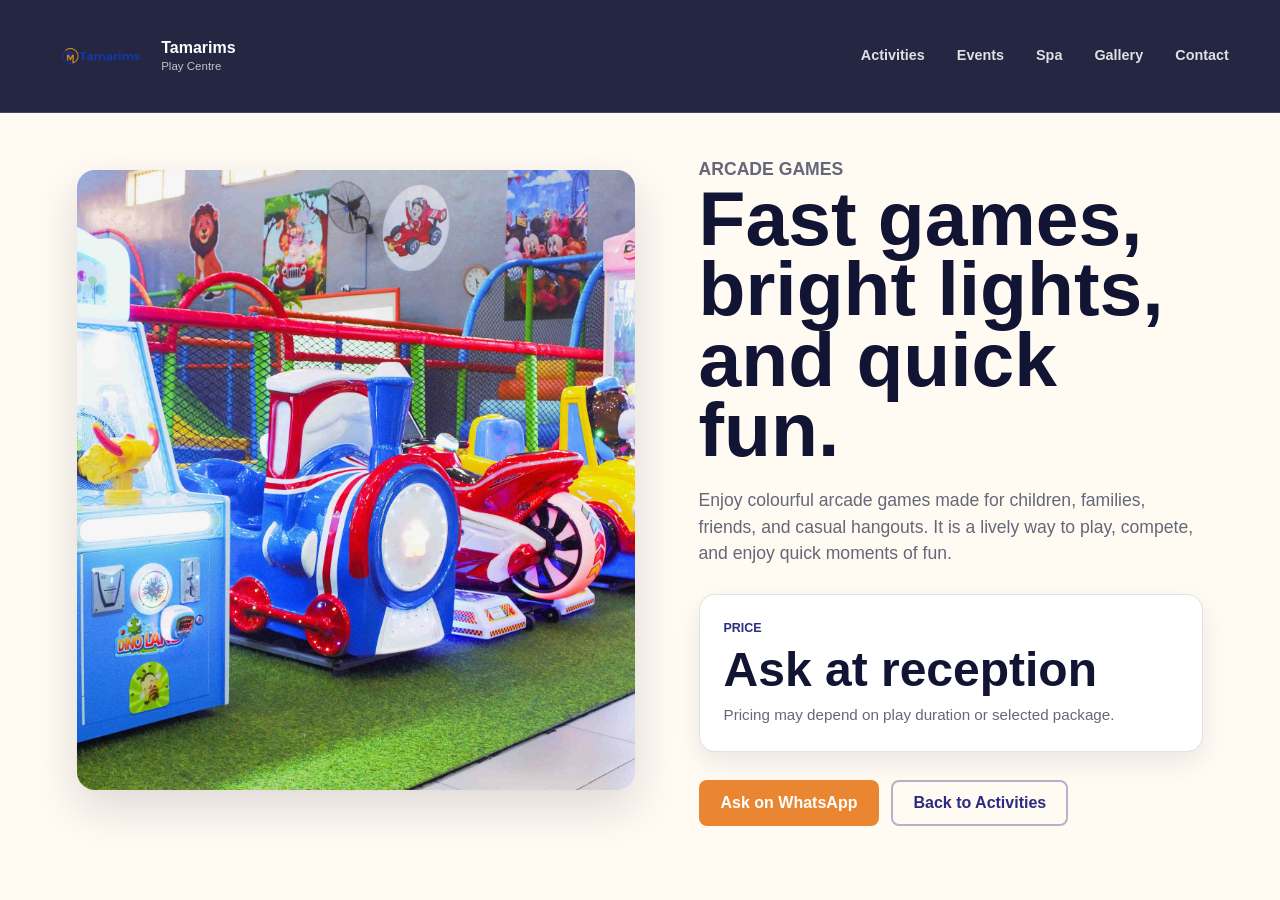
<file: arcade.html>
<!doctype html>
<html lang="en">
  <head>
    <meta charset="utf-8" />
    <meta name="viewport" content="width=device-width, initial-scale=1" />
    <title><title>Arcade Games | Tamarims Play Centre</title></title>
   <meta
  name="description"
  content="Enjoy colourful arcade games at Tamarims Play Centre in Awoyaya, Ibeju-Lekki."
/>
    <link rel="stylesheet" href="styles.css" />
  </head>

  <body>
    <header class="site-header inner-header" aria-label="Primary navigation">
      <a class="brand" href="index.html" aria-label="Tamarims home">
        <img class="brand-logo" src="assets/logo.png" alt="Tamarims Play Centre logo" />
        <span>
          <strong>Tamarims</strong>
          <small>Play Centre</small>
        </span>
      </a>

      <nav class="nav-links">
        <a href="index.html#activities">Activities</a>
        <a href="index.html#events">Events</a>
        <a href="index.html#spa">Spa</a>
        <a href="index.html#gallery">Gallery</a>
        <a href="index.html#contact">Contact</a>
      </nav>
    </header>

    <main class="activity-page">
      <section class="activity-detail-hero">
        <img src="assets/activity-arcade.jpg" alt="Arcade games at Tamarims Play Centre" />

        <div class="activity-detail-content">
          <p class="eyebrow">Arcade Games</p>
         <h1>Fast games, bright lights, and quick fun.</h1>
<p>
  Enjoy colourful arcade games made for children, families, friends, and casual hangouts.
  It is a lively way to play, compete, and enjoy quick moments of fun.
</p>
          <div class="price-box">
            <span>Price</span>
            <strong>Ask at reception</strong>
            <small>Pricing may depend on play duration or selected package.</small>
          </div>

          <div class="hero-actions">
            <a class="button primary" href="https://wa.me/2348067070234">Ask on WhatsApp</a>
            <a class="button secondary" href="index.html#activities">Back to Activities</a>
          </div>
        </div>
      </section>
    </main>
  </body>
</html>
</file>
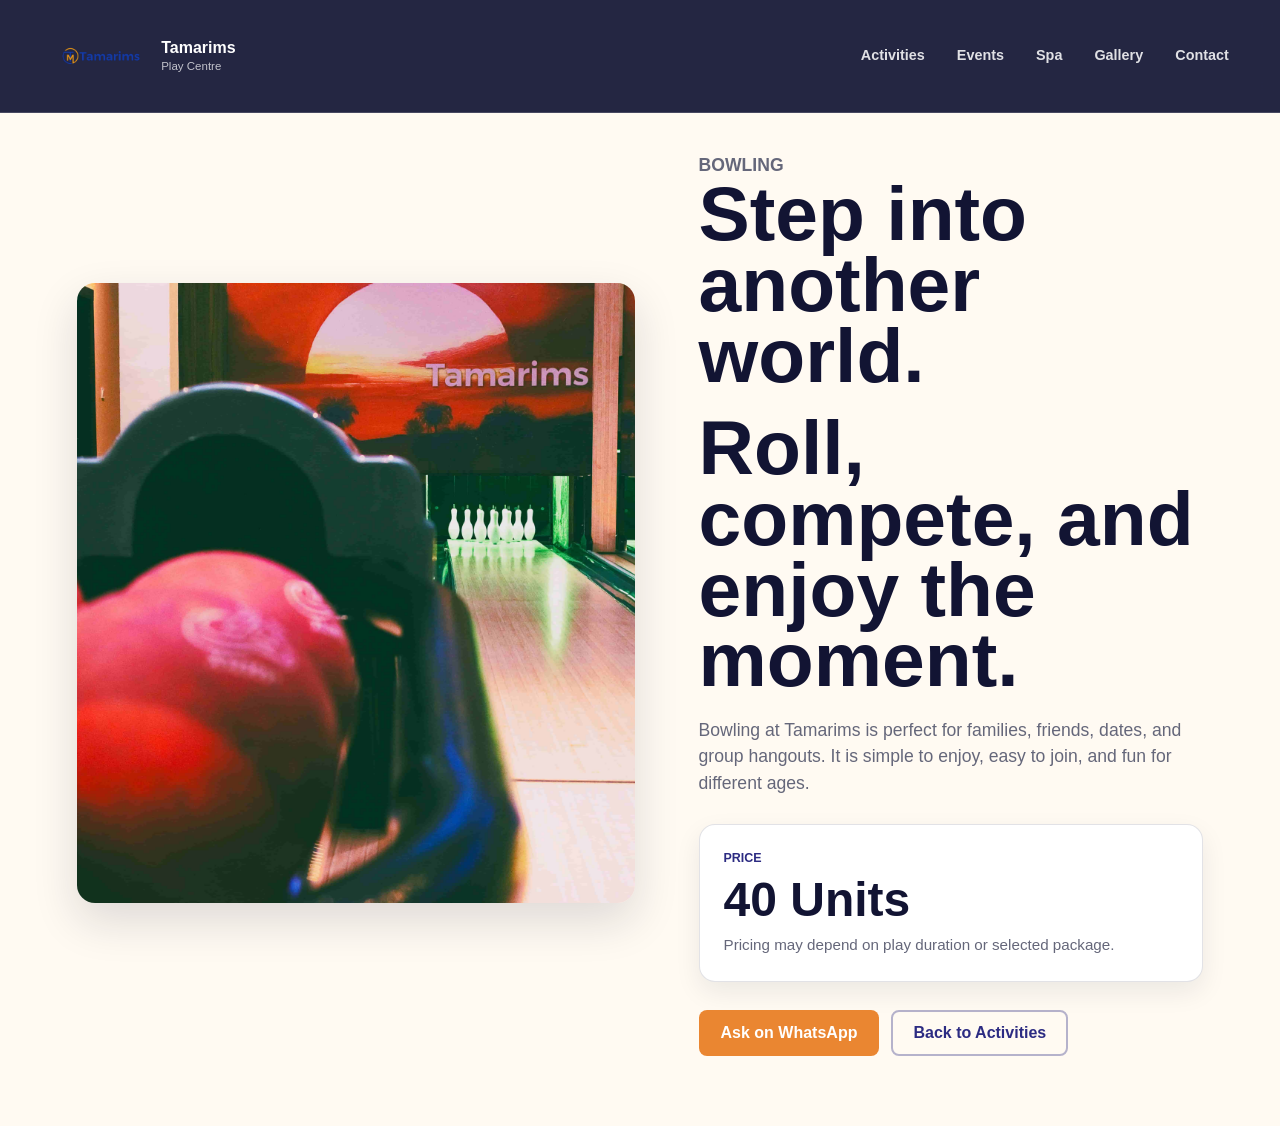
<file: bowling.html>
<!doctype html>
<html lang="en">
  <head>
    <meta charset="utf-8" />
    <meta name="viewport" content="width=device-width, initial-scale=1" />
   <title>Bowling | Tamarims Play Centre</title>
    <meta
      name="description"
      content="content="Enjoy bowling at Tamarims Play Centre in Awoyaya, Ibeju-Lekki."
    />
    <link rel="stylesheet" href="styles.css" />
  </head>

  <body>
    <header class="site-header inner-header" aria-label="Primary navigation">
      <a class="brand" href="index.html" aria-label="Tamarims home">
        <img class="brand-logo" src="assets/logo.png" alt="Tamarims Play Centre logo" />
        <span>
          <strong>Tamarims</strong>
          <small>Play Centre</small>
        </span>
      </a>

      <nav class="nav-links">
        <a href="index.html#activities">Activities</a>
        <a href="index.html#events">Events</a>
        <a href="index.html#spa">Spa</a>
        <a href="index.html#gallery">Gallery</a>
        <a href="index.html#contact">Contact</a>
      </nav>
    </header>

    <main class="activity-page">
      <section class="activity-detail-hero">
        <img src="assets/activity-bowling.jpg" alt="Bowling at Tamarims Play Centre" />

        <div class="activity-detail-content">
          <p class="eyebrow">Bowling</p>
          <h1>Step into another world.</h1>
          <p>
            <h1>Roll, compete, and enjoy the moment.</h1>
<p>
  Bowling at Tamarims is perfect for families, friends, dates, and group hangouts.
  It is simple to enjoy, easy to join, and fun for different ages.
</p>
          </p>

          <div class="price-box">
            <span>Price</span>
            <strong>40 Units</strong>
            <small>Pricing may depend on play duration or selected package.</small>
          </div>

          <div class="hero-actions">
            <a class="button primary" href="https://wa.me/2348067070234">Ask on WhatsApp</a>
            <a class="button secondary" href="index.html#activities">Back to Activities</a>
          </div>
        </div>
      </section>
    </main>
  </body>
</html>
</file>
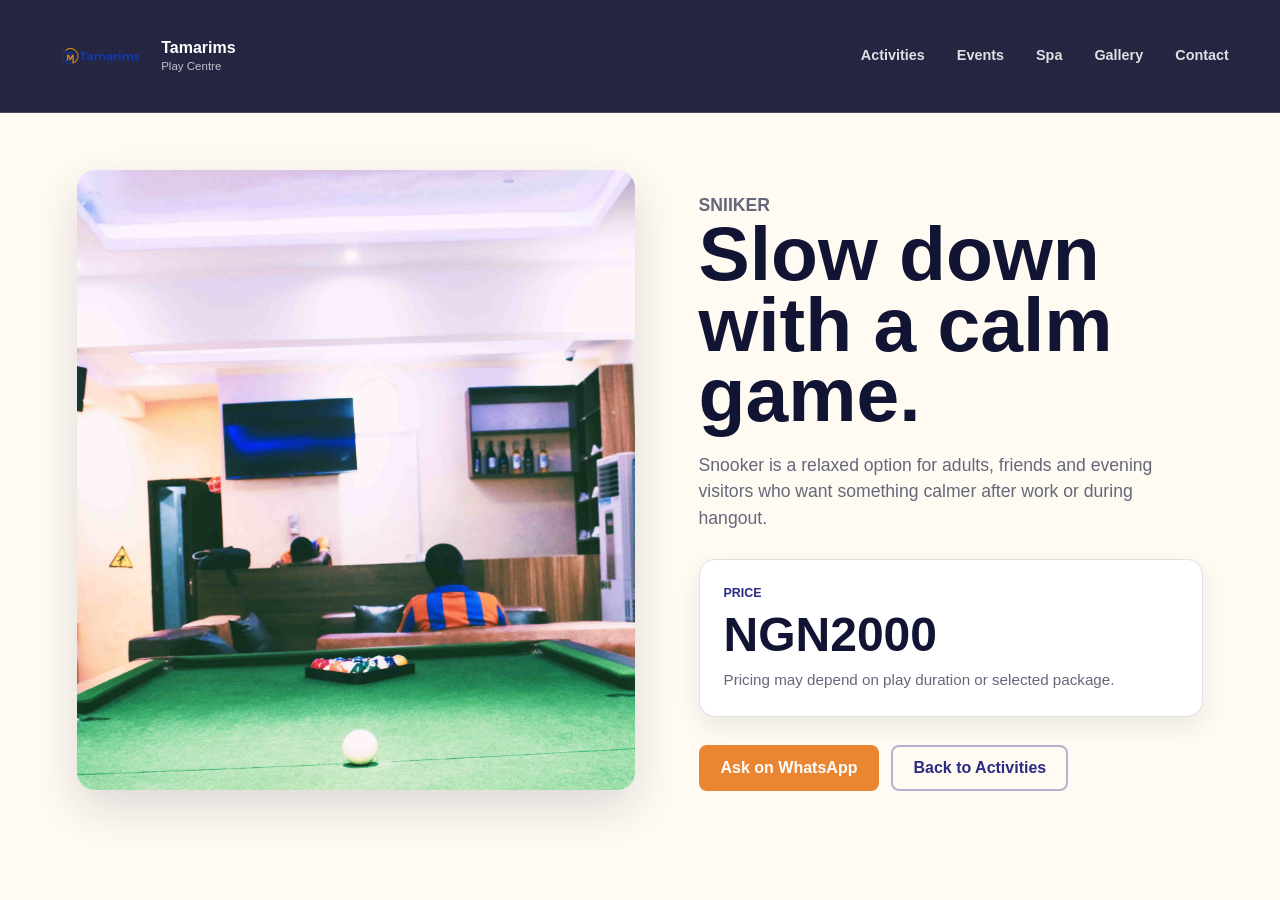
<file: snooker.html>
<!doctype html>
<html lang="en">
  <head>
    <meta charset="utf-8" />
    <meta name="viewport" content="width=device-width, initial-scale=1" />
    <title>Snooker | Tamarims Play Centre</title>
    <meta
      name="description"
      content="Play Snooker at Tamarims Play Centre in Awoyaya, Ibeju-Lekki."
    />
    <link rel="stylesheet" href="styles.css" />
  </head>

  <body>
    <header class="site-header inner-header" aria-label="Primary navigation">
      <a class="brand" href="index.html" aria-label="Tamarims home">
        <img class="brand-logo" src="assets/logo.png" alt="Tamarims Play Centre logo" />
        <span>
          <strong>Tamarims</strong>
          <small>Play Centre</small>
        </span>
      </a>

      <nav class="nav-links">
        <a href="index.html#activities">Activities</a>
        <a href="index.html#events">Events</a>
        <a href="index.html#spa">Spa</a>
        <a href="index.html#gallery">Gallery</a>
        <a href="index.html#contact">Contact</a>
      </nav>
    </header>

    <main class="activity-page">
      <section class="activity-detail-hero">
        <img src="assets/activity-snooker.jpg" alt="Snooker area at Tamarims Play Centre" />

        <div class="activity-detail-content">
          <p class="eyebrow">Sniiker</p>
          <h1>Slow down with a calm game.</h1>
          <p>
            Snooker is a relaxed option for adults, friends and evening visitors who want
            something calmer after work or during hangout.
          </p>

          <div class="price-box">
            <span>Price</span>
            <strong>NGN2000 </strong>
            <small>Pricing may depend on play duration or selected package.</small>
          </div>

          <div class="hero-actions">
            <a class="button primary" href="https://wa.me/2348067070234">Ask on WhatsApp</a>
            <a class="button secondary" href="index.html#activities">Back to Activities</a>
          </div>
        </div>
      </section>
    </main>
  </body>
</html>
</file>
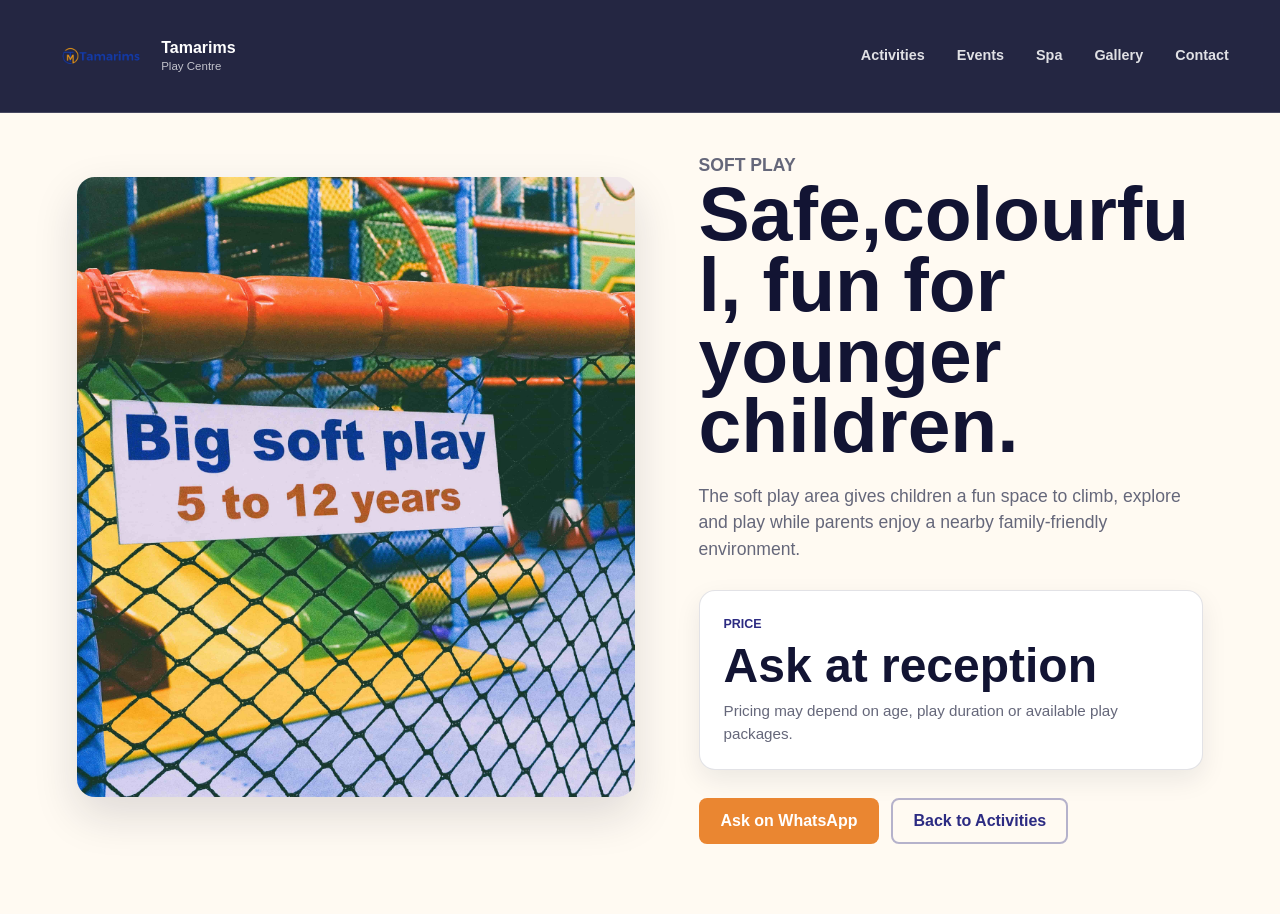
<file: softplay.html>
<!doctype html>
<html lang="en">
  <head>
    <meta charset="utf-8" />
    <meta name="viewport" content="width=device-width, initial-scale=1" />
    <title>softplay | Tamarims Play Centre</title>
    <meta
      name="description"
      content="Explore the Softplay area for children at Tamarims Play Centre in Awoyaya, Ibeju-Lekki."
    />
    <link rel="stylesheet" href="styles.css" />
  </head>

  <body>
    <header class="site-header inner-header" aria-label="Primary navigation">
      <a class="brand" href="index.html" aria-label="Tamarims home">
        <img class="brand-logo" src="assets/logo.png" alt="Tamarims Play Centre logo" />
        <span>
          <strong>Tamarims</strong>
          <small>Play Centre</small>
        </span>
      </a>

      <nav class="nav-links">
        <a href="index.html#activities">Activities</a>
        <a href="index.html#events">Events</a>
        <a href="index.html#spa">Spa</a>
        <a href="index.html#gallery">Gallery</a>
        <a href="index.html#contact">Contact</a>
      </nav>
    </header>

    <main class="activity-page">
      <section class="activity-detail-hero">
        <img src="assets/activity-softplay.jpg" alt="Virtual Reality at Tamarims Play Centre" />

        <div class="activity-detail-content">
          <p class="eyebrow">Soft play</p>
          <h1>Safe,colourful, fun for younger children.</h1>
          <p>
            The soft play area gives children a fun space to climb, explore and play 
            while parents enjoy a nearby family-friendly environment.
          </p>

          <div class="price-box">
            <span>Price</span>
            <strong>Ask at reception</strong>
            <small>Pricing may depend on age, play duration or available play packages.</small>
          </div>

          <div class="hero-actions">
            <a class="button primary" href="https://wa.me/2348067070234">Ask on WhatsApp</a>
            <a class="button secondary" href="index.html#activities">Back to Activities</a>
          </div>
        </div>
      </section>
    </main>
  </body>
</html>
</file>
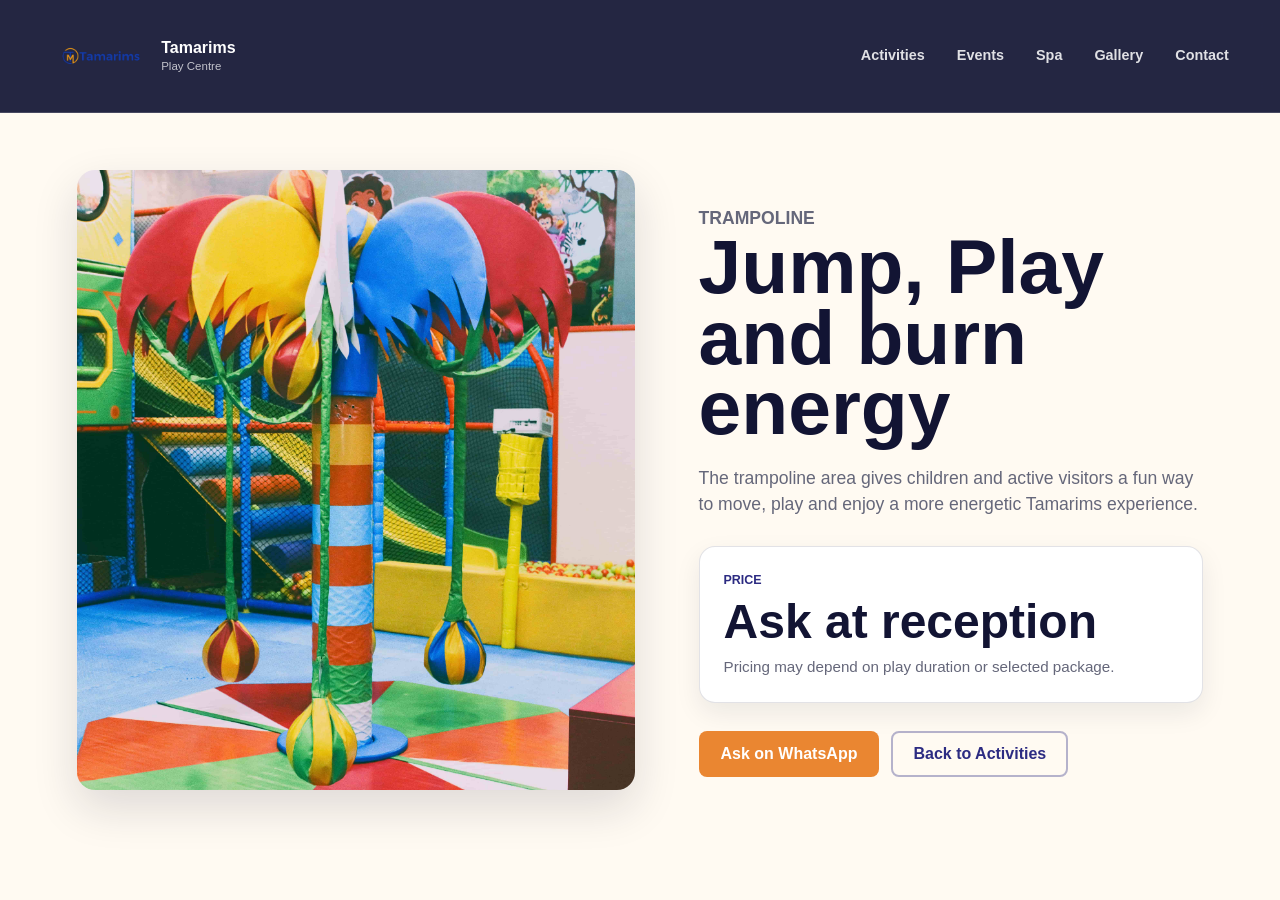
<file: Trampoline.html>
<!doctype html>
<html lang="en">
  <head>
    <meta charset="utf-8" />
    <meta name="viewport" content="width=device-width, initial-scale=1" />
    <title>Trampoline | Tamarims Play Centre</title>
   <meta
  name="description"
  content="Enjoy trampoline activities at Tamarims Play Centre in Awoyaya, Ibeju-Lekki."
/>
    <link rel="stylesheet" href="styles.css" />
  </head>

  <body>
    <header class="site-header inner-header" aria-label="Primary navigation">
      <a class="brand" href="index.html" aria-label="Tamarims home">
        <img class="brand-logo" src="assets/logo.png" alt="Tamarims Play Centre logo" />
        <span>
          <strong>Tamarims</strong>
          <small>Play Centre</small>
        </span>
      </a>

      <nav class="nav-links">
        <a href="index.html#activities">Activities</a>
        <a href="index.html#events">Events</a>
        <a href="index.html#spa">Spa</a>
        <a href="index.html#gallery">Gallery</a>
        <a href="index.html#contact">Contact</a>
      </nav>
    </header>

    <main class="activity-page">
      <section class="activity-detail-hero">
        <img src="assets/activity-trampoline.jpg" alt=" Trampoline area at Tamarims Play Centre" />

        <div class="activity-detail-content">
          <p class="eyebrow">Trampoline</p>
         <h1>Jump, Play and burn energy</h1>
<p>
  The trampoline area gives children and active visitors a fun way to move, play and enjoy
  a more energetic Tamarims experience.
</p>
          <div class="price-box">
            <span>Price</span>
            <strong>Ask at reception</strong>
            <small>Pricing may depend on play duration or selected package.</small>
          </div>

          <div class="hero-actions">
            <a class="button primary" href="https://wa.me/2348067070234">Ask on WhatsApp</a>
            <a class="button secondary" href="index.html#activities">Back to Activities</a>
          </div>
        </div>
      </section>
    </main>
  </body>
</html>
</file>
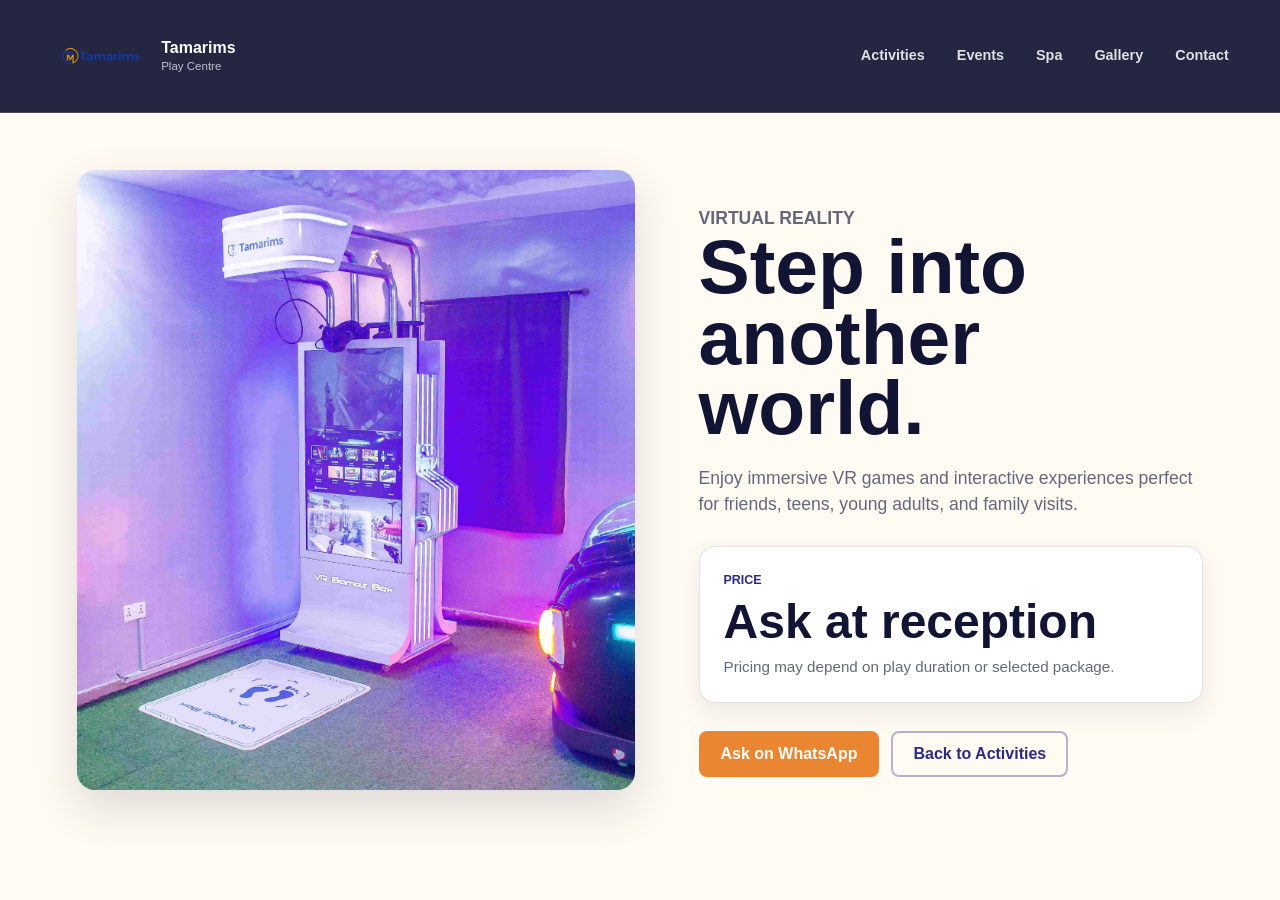
<file: vr.html>
<!doctype html>
<html lang="en">
  <head>
    <meta charset="utf-8" />
    <meta name="viewport" content="width=device-width, initial-scale=1" />
    <title>Virtual Reality | Tamarims Play Centre</title>
    <meta
      name="description"
      content="Explore Virtual Reality at Tamarims Play Centre in Awoyaya, Ibeju-Lekki."
    />
    <link rel="stylesheet" href="styles.css" />
  </head>

  <body>
    <header class="site-header inner-header" aria-label="Primary navigation">
      <a class="brand" href="index.html" aria-label="Tamarims home">
        <img class="brand-logo" src="assets/logo.png" alt="Tamarims Play Centre logo" />
        <span>
          <strong>Tamarims</strong>
          <small>Play Centre</small>
        </span>
      </a>

      <nav class="nav-links">
        <a href="index.html#activities">Activities</a>
        <a href="index.html#events">Events</a>
        <a href="index.html#spa">Spa</a>
        <a href="index.html#gallery">Gallery</a>
        <a href="index.html#contact">Contact</a>
      </nav>
    </header>

    <main class="activity-page">
      <section class="activity-detail-hero">
        <img src="assets/activity-vr.jpg" alt="Virtual Reality at Tamarims Play Centre" />

        <div class="activity-detail-content">
          <p class="eyebrow">Virtual Reality</p>
          <h1>Step into another world.</h1>
          <p>
            Enjoy immersive VR games and interactive experiences perfect for friends,
            teens, young adults, and family visits.
          </p>

          <div class="price-box">
            <span>Price</span>
            <strong>Ask at reception</strong>
            <small>Pricing may depend on play duration or selected package.</small>
          </div>

          <div class="hero-actions">
            <a class="button primary" href="https://wa.me/2348067070234">Ask on WhatsApp</a>
            <a class="button secondary" href="index.html#activities">Back to Activities</a>
          </div>
        </div>
      </section>
    </main>
  </body>
</html>
</file>
<file: styles.css>
:root {
  --blue: #2c2b82;
  --navy: #121433;
  --orange: #ea8631;
  --cream: #fff7ea;
  --paper: #ffffff;
  --ink: #17172b;
  --muted: #65677a;
  --line: rgba(18, 20, 51, 0.12);
  --shadow: 0 18px 45px rgba(18, 20, 51, 0.14);
}

* {
  box-sizing: border-box;
}

html {
  scroll-behavior: smooth;
}

body {
  margin: 0;
  color: var(--ink);
  font-family: Inter, Montserrat, Arial, sans-serif;
  line-height: 1.5;
  background: #fffaf2;
}

img {
  display: block;
  max-width: 100%;
}

a {
  color: inherit;
  text-decoration: none;
}

.site-header {
  position: fixed;
  z-index: 20;
  top: 0;
  left: 0;
  right: 0;
  display: flex;
  align-items: center;
  justify-content: space-between;
  gap: 18px;
  padding: 6px clamp(18px, 4vw, 56px);
  color: white;
  background: rgba(18, 20, 51, 0.62);
  border-bottom: 1px solid rgba(255, 255, 255, 0.16);
  backdrop-filter: blur(14px);
}

.brand {
  display: inline-flex;
  align-items: center;
  gap: 10px;
  min-width: 0;
}

.brand-mark {
  display: grid;
  place-items: center;
  width: 42px;
  height: 42px;
  flex: 0 0 auto;
  color: white;
  background: var(--orange);
  border-radius: 8px;
  font-weight: 900;
}
.brand-logo {
  width: 100px;
  height: 100px;
  object-fit: contain;
  display: block;
  border-radius: 8px;
}

.brand strong,
.brand small {
  display: block;
  line-height: 1.05;
}

.brand small {
  margin-top: 3px;
  color: currentColor;
  opacity: 0.72;
  font-size: 0.72rem;
}

.nav-links {
  display: flex;
  align-items: center;
  gap: clamp(14px, 2.5vw, 34px);
  font-weight: 800;
  font-size: 0.9rem;
}

.nav-links a {
  opacity: 0.86;
}

.nav-links a:hover {
  opacity: 1;
}

.menu-button {
  display: none;
  width: 42px;
  height: 42px;
  border: 0;
  border-radius: 8px;
  background: rgba(255, 255, 255, 0.14);
}

.menu-button span {
  display: block;
  width: 18px;
  height: 2px;
  margin: 4px auto;
  background: white;
}

.hero {
  position: relative;
  min-height: 88vh;
  display: flex;
  align-items: flex-end;
  overflow: hidden;
  color: white;
  background: var(--navy);
}

.hero-slideshow {
  position: absolute;
  inset: 0;
}
.hero-slideshow {
  position: absolute;
  inset: 0;
}

.hero-slide {
  position: absolute;
  inset: 0;
  width: 100%;
  height: 100%;
  object-fit: cover;
  opacity: 0;
  transform: scale(1.04);
  transition: opacity 1.2s ease, transform 5s ease;
}

.hero-slide.active {
  opacity: 1;
  transform: scale(1);
}
.hero-slide {
  position: absolute;
  inset: 0;
  width: 100%;
  height: 100%;
  object-fit: cover;
  opacity: 0;
  transform: scale(1.04);
  transition: opacity 1.2s ease, transform 5s ease;
}

.hero-slide.active {
  opacity: 1;
  transform: scale(1);
}
.hero-shade {
  position: absolute;
  inset: 0;
  background: linear-gradient(90deg, rgba(18, 20, 51, 0.9), rgba(18, 20, 51, 0.52) 48%, rgba(18, 20, 51, 0.16));
}

.hero-content {
  position: relative;
  width: min(980px, 100%);
  padding: 150px clamp(20px, 6vw, 84px) 88px;
}

.eyebrow {
  margin: 0 0 13px;
  color: var(--orange);
  font-size: 0.78rem;
  font-weight: 900;
  letter-spacing: 0;
  text-transform: uppercase;
}

.eyebrow.dark {
  color: var(--blue);
}

h1,
h2,
h3,
p {
  overflow-wrap: anywhere;
}

h1 {
  margin: 0;
  max-width: 780px;
  font-size: clamp(3rem, 9vw, 7.9rem);
  line-height: 0.92;
  letter-spacing: 0;
}

h2 {
  margin: 0;
  font-size: clamp(2rem, 4.2vw, 4.2rem);
  line-height: 1;
  letter-spacing: 0;
}

h3 {
  margin: 0 0 10px;
  font-size: 1.1rem;
}

.hero-copy {
  max-width: 690px;
  margin: 24px 0 0;
  font-size: clamp(1.05rem, 2vw, 1.35rem);
  color: rgba(255, 255, 255, 0.88);
}

.hero-actions,
.contact-actions {
  display: flex;
  flex-wrap: wrap;
  gap: 12px;
  margin-top: 28px;
}

.button {
  display: inline-flex;
  align-items: center;
  justify-content: center;
  min-height: 46px;
  padding: 0 20px;
  border-radius: 8px;
  font-weight: 900;
  border: 2px solid transparent;
}

.button.primary {
  color: white;
  background: var(--orange);
}

.button.secondary {
  color: white;
  border-color: rgba(255, 255, 255, 0.58);
}

.button.secondary.light {
  border-color: rgba(255, 255, 255, 0.55);
}

.quick-info {
  display: grid;
  grid-template-columns: repeat(4, 1fr);
  background: var(--orange);
  color: white;
}

.quick-info a {
  min-height: 88px;
  padding: 18px clamp(16px, 3vw, 32px);
  border-right: 1px solid rgba(255, 255, 255, 0.26);
  font-weight: 900;
}

.quick-info span {
  display: block;
  margin-bottom: 5px;
  font-size: 0.72rem;
  text-transform: uppercase;
  opacity: 0.75;
}

.section {
  width: min(1180px, calc(100% - 36px));
  margin: 0 auto;
  padding: clamp(70px, 8vw, 112px) 0;
}

.intro {
  display: grid;
  grid-template-columns: minmax(0, 1.05fr) minmax(280px, 0.95fr);
  gap: clamp(28px, 6vw, 86px);
  align-items: end;
}

.intro p:last-child,
.split p,
.feature-copy p,
.gallery-copy p,
.contact-band p {
  color: var(--muted);
  font-size: 1.05rem;
}

.section-heading {
  max-width: 780px;
  margin-bottom: 34px;
}

.activity-grid,
.audience-grid,
.quote-grid {
  display: grid;
  grid-template-columns: repeat(3, 1fr);
  gap: 18px;
}

.activity-card,
.audience-grid article,
.quote-grid figure {
  margin: 0;
  padding: 24px;
  border: 1px solid var(--line);
  border-radius: 8px;
  background: var(--paper);
  box-shadow: 0 10px 26px rgba(18, 20, 51, 0.06);
}

.activity-card {
  transition: transform 180ms ease, box-shadow 180ms ease;
}

.activity-card:hover {
  transform: translateY(-4px);
  box-shadow: var(--shadow);
}

.activity-card p,
.audience-grid p,
blockquote {
  margin: 0;
  color: var(--muted);
}

.icon {
  display: grid;
  place-items: center;
  width: 48px;
  height: 48px;
  margin-bottom: 20px;
  color: white;
  background: var(--blue);
  border-radius: 50%;
  font-weight: 900;
  font-size: 0.8rem;
}

.feature-band {
  display: grid;
  grid-template-columns: minmax(0, 1fr) 340px;
  gap: clamp(28px, 5vw, 72px);
  align-items: center;
  padding: clamp(70px, 9vw, 118px) clamp(20px, 6vw, 84px);
  color: white;
  background: linear-gradient(135deg, var(--blue), var(--navy));
}

.feature-copy {
  max-width: 780px;
}

.feature-copy h2 {
  max-width: 760px;
}

.feature-copy p {
  color: rgba(255, 255, 255, 0.78);
}

.check-list {
  display: grid;
  gap: 10px;
  padding: 0;
  margin: 24px 0 0;
  list-style: none;
}

.check-list li {
  display: flex;
  gap: 10px;
  align-items: center;
}

.check-list li::before {
  content: "";
  width: 9px;
  height: 9px;
  border-radius: 50%;
  background: var(--orange);
}

.feature-panel {
  display: grid;
  place-items: center;
  aspect-ratio: 1;
  border-radius: 8px;
  background: rgba(255, 255, 255, 0.12);
  border: 1px solid rgba(255, 255, 255, 0.22);
}

.feature-panel strong {
  display: block;
  font-size: clamp(5rem, 12vw, 9rem);
  line-height: 0.9;
}

.feature-panel span {
  font-weight: 900;
  text-transform: uppercase;
}

.split {
  display: grid;
  grid-template-columns: minmax(270px, 0.75fr) minmax(0, 1fr);
  align-items: center;
  gap: clamp(28px, 6vw, 84px);
}

.spa-visual {
  min-height: 420px;
  display: grid;
  place-items: center;
  border-radius: 8px;
  color: white;
  background:
    linear-gradient(rgba(18, 20, 51, 0.18), rgba(18, 20, 51, 0.68)),
    url("assets/spa-bg.jpg") center / cover;
  box-shadow: var(--shadow);
}

.spa-visual span {
  font-size: clamp(3.8rem, 12vw, 8rem);
  font-weight: 900;
  letter-spacing: 0;
}

.mini-grid {
  display: flex;
  flex-wrap: wrap;
  gap: 10px;
  margin-top: 22px;
}

.mini-grid span {
  padding: 10px 14px;
  border-radius: 8px;
  color: var(--blue);
  background: rgba(44, 43, 130, 0.08);
  font-weight: 900;
}

.gallery {
  display: grid;
  grid-template-columns: minmax(260px, 0.7fr) minmax(0, 1.3fr);
  gap: clamp(28px, 5vw, 64px);
  align-items: center;
  padding: clamp(70px, 8vw, 112px) clamp(18px, 5vw, 64px);
  background: var(--navy);
  color: white;
}

.gallery-copy p {
  color: rgba(255, 255, 255, 0.72);
}

.gallery-grid {
  display: grid;
  grid-template-columns: repeat(3, 1fr);
  grid-auto-rows: 160px;
  gap: 12px;
}

.tile {
  display: flex;
  align-items: flex-end;
  min-height: 130px;
  padding: 16px;
  border-radius: 8px;
  font-weight: 900;
  color: white;
  background: linear-gradient(135deg, #2c2b82, #ea8631);
  overflow: hidden;
}

.arcade {
  grid-row: span 2;
  background: linear-gradient(160deg, rgba(44, 43, 130, 0.94), rgba(234, 134, 49, 0.72)), url("assets/hero-venue.png") center / cover;
}

.bowling {
  background: linear-gradient(160deg, rgba(18, 20, 51, 0.58), rgba(44, 43, 130, 0.58)), url("assets/hero-venue.png") 70% 42% / 190%;
}

.family {
  background: linear-gradient(160deg, rgba(234, 134, 49, 0.68), rgba(18, 20, 51, 0.55)), url("assets/hero-venue.png") 20% 58% / 190%;
}

.vr {
  grid-column: span 2;
  background: linear-gradient(160deg, rgba(18, 20, 51, 0.3), rgba(44, 43, 130, 0.78)), url("assets/hero-venue.png") center / 150%;
}

.events-tile {
  background: linear-gradient(160deg, #2c2b82, #77bca0);
}

.spa-tile {
  background: linear-gradient(160deg, #77bca0, #ea8631);
}

.quote-grid figure {
  display: flex;
  flex-direction: column;
  gap: 16px;
}

blockquote {
  font-size: 1.02rem;
}

figcaption {
  color: var(--blue);
  font-weight: 900;
}

.contact-band {
  display: grid;
  grid-template-columns: minmax(0, 1fr) auto;
  gap: 28px;
  align-items: center;
  padding: clamp(64px, 8vw, 100px) clamp(20px, 6vw, 84px);
  color: white;
  background: var(--blue);
}

.contact-band p {
  max-width: 680px;
  color: rgba(255, 255, 255, 0.78);
}

.floating-whatsapp {
  position: fixed;
  right: 18px;
  bottom: 18px;
  z-index: 15;
  display: grid;
  place-items: center;
  width: 58px;
  height: 58px;
  color: white;
  background: #1f9d5a;
  border-radius: 50%;
  font-weight: 900;
  box-shadow: 0 15px 34px rgba(18, 20, 51, 0.25);
}

.site-footer {
  display: flex;
  justify-content: space-between;
  align-items: center;
  gap: 20px;
  padding: 28px clamp(18px, 4vw, 56px);
  color: white;
  background: #0b0d21;
}

.site-footer p {
  margin: 0;
  color: rgba(255, 255, 255, 0.68);
}
.image-card {
  position: relative;
  min-height: 250px;
  display: flex;
  flex-direction: column;
  justify-content: flex-end;
  overflow: hidden;
  color: white;
  background-size: cover;
  background-position: center;
  isolation: isolate;
}

.image-card::before {
  content: "";
  position: absolute;
  inset: 0;
  z-index: -2;
  background: inherit;
  transition: transform 400ms ease;
}

.image-card::after {
  content: "";
  position: absolute;
  inset: 0;
  z-index: -1;
  background: linear-gradient(180deg, rgba(18, 20, 51, 0.18), rgba(18, 20, 51, 0.82));
}

.image-card:hover::before {
  transform: scale(1.08);
}

.image-card h3,
.image-card p,
.image-card .icon {
  position: relative;
}

.image-card p {
  color: rgba(255, 255, 255, 0.86);
}

.vr-card {
  background-image: url("assets/activity-vr.jpg");
}

.arcade-card {
  background-image: url("assets/activity-arcade.jpg");
}

.bowling-card {
  background-image: url("assets/activity-bowling.jpg");
}

.trampoline-card {
  background-image: url("assets/activity-trampoline.jpg");
}

.softplay-card {
  background-image: url("assets/activity-softplay.jpg");
}

.snooker-card {
  background-image: url("assets/activity-snooker.jpg");
}
@media (max-width: 880px) {
  .site-header {
    align-items: flex-start;
  }

  .menu-button {
    display: block;
  }

  .nav-links {
    position: absolute;
    top: 70px;
    left: 18px;
    right: 18px;
    display: none;
    flex-direction: column;
    align-items: stretch;
    gap: 0;
    padding: 8px;
    color: var(--ink);
    background: white;
    border-radius: 8px;
    box-shadow: var(--shadow);
  }

  .nav-links.open {
    display: flex;
  }

  .nav-links a {
    padding: 14px;
  }

  .quick-info,
  .intro,
  .feature-band,
  .split,
  .gallery,
  .contact-band {
    grid-template-columns: 1fr;
  }

  .activity-grid,
  .audience-grid,
  .quote-grid {
    grid-template-columns: repeat(2, 1fr);
  }

  .feature-panel {
    max-width: 320px;
  }
}

@media (max-width: 620px) {
  .hero {
    min-height: 92vh;
  }

  .hero-shade {
    background: linear-gradient(180deg, rgba(18, 20, 51, 0.48), rgba(18, 20, 51, 0.92));
  }

  .hero-content {
    padding: 128px 20px 56px;
  }

  .button {
    width: 100%;
  }

  .quick-info,
  .activity-grid,
  .audience-grid,
  .quote-grid,
  .gallery-grid {
    grid-template-columns: 1fr;
  }

  .quick-info a {
    min-height: 70px;
    border-right: 0;
    border-bottom: 1px solid rgba(255, 255, 255, 0.25);
  }

  .vr {
    grid-column: auto;
  }

  .site-footer {
    flex-direction: column;
    align-items: flex-start;
  }
}
.image-card {
  position: relative;
  min-height: 250px;
  display: flex;
  flex-direction: column;
  justify-content: flex-end;
  overflow: hidden;
  color: white;
  background-size: cover;
  background-position: center;
  isolation: isolate;
}

.image-card::before {
  content: "";
  position: absolute;
  inset: 0;
  z-index: -2;
  background: inherit;
  transition: transform 400ms ease;
}

.image-card::after {
  content: "";
  position: absolute;
  inset: 0;
  z-index: -1;
  background: linear-gradient(180deg, rgba(18, 20, 51, 0.18), rgba(18, 20, 51, 0.82));
}

.image-card:hover::before {
  transform: scale(1.08);
}

.image-card h3,
.image-card p,
.image-card .icon {
  position: relative;
}

.image-card p {
  color: rgba(255, 255, 255, 0.86);
}

.vr-card {
  background-image: url("assets/activity-vr.jpg");
}

.arcade-card {
  background-image: url("assets/activity-arcade.jpg");
}

.bowling-card {
  background-image: url("assets/activity-bowling.jpg");
}

.trampoline-card {
  background-image: url("assets/activity-trampoline.jpg");
}

.softplay-card {
  background-image: url("assets/activity-softplay.jpg");
}

.snooker-card {
  background-image: url("assets/activity-snooker.jpg");
}

.activity-card.image-card {
  position: relative;
  min-height: 270px;
  display: flex;
  flex-direction: column;
  justify-content: flex-end;
  overflow: hidden;
  color: white;
  background-size: cover !important;
  background-position: center !important;
  border: 0;
}

.activity-card.image-card::after {
  content: "";
  position: absolute;
  inset: 0;
  background: linear-gradient(180deg, rgba(18, 20, 51, 0.15), rgba(18, 20, 51, 0.85));
  z-index: 1;
}

.activity-card.image-card:hover {
  transform: translateY(-4px);
  box-shadow: var(--shadow);
}

.activity-card.image-card h3,
.activity-card.image-card p,
.activity-card.image-card .icon {
  position: relative;
  z-index: 2;
}

.activity-card.image-card p {
  color: rgba(255, 255, 255, 0.9);
}

.activity-card.image-card .icon {
  background: rgba(44, 43, 130, 0.9);
}

.activity-card.vr-card {
  background: url("assets/activity-vr.jpg") center / cover no-repeat !important;
}

.activity-card.arcade-card {
  background: url("assets/activity-arcade.jpg") center / cover no-repeat !important;
}

.activity-card.bowling-card {
  background: url("assets/activity-bowling.jpg") center / cover no-repeat !important;
}

.activity-card.trampoline-card {
  background: url("assets/activity-trampoline.jpg") center / cover no-repeat !important;
}

.activity-card.softplay-card {
  background: url("assets/activity-softplay.jpg") center / cover no-repeat !important;
}

.activity-card.snooker-card {
  background: url("assets/activity-snooker.jpg") center / cover no-repeat !important;
}

.inner-header {
  background: rgba(18, 20, 51, 0.92);
}

.activity-page {
  background: #fffaf2;
  min-height: 100vh;
}

.activity-detail-hero {
  min-height: 100vh;
  display: grid;
  grid-template-columns: minmax(0, 1.05fr) minmax(360px, 0.95fr);
  align-items: center;
  gap: clamp(28px, 5vw, 72px);
  padding: 130px clamp(20px, 6vw, 84px) 70px;
}

.activity-detail-hero img {
  width: 100%;
  height: min(620px, 72vh);
  object-fit: cover;
  border-radius: 18px;
  box-shadow: var(--shadow);
}

.activity-detail-content {
  max-width: 620px;
}

.activity-detail-content h1 {
  margin: 0;
  color: var(--navy);
  font-size: clamp(3rem, 6vw, 6.5rem);
  line-height: 0.92;
}

.activity-detail-content p {
  margin: 22px 0 0;
  color: var(--muted);
  font-size: 1.1rem;
}

.price-box {
  margin-top: 28px;
  padding: 24px;
  border-radius: 16px;
  background: white;
  border: 1px solid var(--line);
  box-shadow: 0 10px 26px rgba(18, 20, 51, 0.08);
}

.price-box span {
  display: block;
  color: var(--blue);
  font-size: 0.78rem;
  font-weight: 900;
  text-transform: uppercase;
  margin-bottom: 8px;
}

.price-box strong {
  display: block;
  color: var(--navy);
  font-size: clamp(1.8rem, 4vw, 3rem);
  line-height: 1;
}

.price-box small {
  display: block;
  margin-top: 10px;
  color: var(--muted);
  font-size: 0.95rem;
}

.activity-detail-content .button.secondary {
  color: var(--blue);
  border-color: rgba(44, 43, 130, 0.35);
}

@media (max-width: 880px) {
  .activity-detail-hero {
    grid-template-columns: 1fr;
    padding-top: 110px;
  }

  .activity-detail-hero img {
    height: 420px;
  }
}

@media (max-width: 620px) {
  .activity-detail-hero {
    padding: 100px 20px 50px;
  }

  .activity-detail-hero img {
    height: 320px;
    border-radius: 14px;
  }

  .activity-detail-content h1 {
    font-size: 3rem;
  }
}
.gallery-showcase {
  width: 100%;
}

.gallery-frame {
  position: relative;
  min-height: 520px;
  overflow: hidden;
  border-radius: 24px;
  background: rgba(255, 255, 255, 0.08);
  box-shadow: 0 24px 70px rgba(0, 0, 0, 0.28);
}

.gallery-slide {
  position: absolute;
  inset: 0;
  width: 100%;
  height: 100%;
  object-fit: cover;
  opacity: 0;
  transform: scale(1.04);
  transition:
    opacity 1s ease,
    transform 5.5s ease,
    border-radius 1s ease,
    clip-path 1s ease;
}

.gallery-slide.active {
  opacity: 1;
  transform: scale(1);
}

.gallery-slide.style-wide {
  border-radius: 24px;
}

.gallery-slide.style-portrait {
  width: min(72%, 520px);
  left: auto;
  right: 8%;
  top: 8%;
  bottom: 8%;
  height: 84%;
  border-radius: 28px;
  box-shadow: -26px 26px 70px rgba(0, 0, 0, 0.32);
}

.gallery-slide.style-rounded {
  inset: 5%;
  width: 90%;
  height: 90%;
  border-radius: 42px;
}

.gallery-slide.style-split {
  clip-path: polygon(0 0, 88% 0, 100% 100%, 0 100%);
}

.gallery-slide.style-polaroid {
  inset: 7%;
  width: 86%;
  height: 86%;
  border: 14px solid white;
  border-bottom-width: 48px;
  border-radius: 8px;
  transform: rotate(-2deg) scale(1.04);
}

.gallery-slide.style-polaroid.active {
  transform: rotate(-2deg) scale(1);
}

.gallery-slide.style-cinematic {
  height: 72%;
  top: 14%;
  border-radius: 18px;
}

.gallery-slide.style-soft {
  inset: 4%;
  width: 92%;
  height: 92%;
  border-radius: 999px 28px 999px 28px;
}

.gallery-frame::after {
  content: "";
  position: absolute;
  inset: 0;
  background:
    linear-gradient(90deg, rgba(18, 20, 51, 0.56), rgba(18, 20, 51, 0.06) 55%),
    linear-gradient(180deg, transparent 48%, rgba(18, 20, 51, 0.7));
  pointer-events: none;
}

.gallery-caption {
  position: absolute;
  left: 24px;
  right: 24px;
  bottom: 24px;
  z-index: 2;
  display: grid;
  gap: 6px;
  color: white;
}

.gallery-caption span {
  color: var(--orange);
  font-size: 0.78rem;
  font-weight: 900;
  text-transform: uppercase;
}

.gallery-caption strong {
  font-size: clamp(1.15rem, 2.2vw, 1.8rem);
  line-height: 1.1;
}

.gallery-dots {
  display: flex;
  justify-content: center;
  gap: 8px;
  margin-top: 18px;
}

.gallery-dot {
  width: 9px;
  height: 9px;
  padding: 0;
  border: 0;
  border-radius: 999px;
  background: rgba(255, 255, 255, 0.35);
  cursor: pointer;
}

.gallery-dot.active {
  width: 28px;
  background: var(--orange);
}

@media (max-width: 880px) {
  .gallery-frame {
    min-height: 430px;
  }

  .gallery-slide.style-portrait {
    width: 78%;
    right: 5%;
  }
}

@media (max-width: 620px) {
  .gallery-frame {
    min-height: 340px;
    border-radius: 18px;
  }

  .gallery-slide.style-portrait,
  .gallery-slide.style-rounded,
  .gallery-slide.style-polaroid,
  .gallery-slide.style-cinematic,
  .gallery-slide.style-soft {
    inset: 0;
    width: 100%;
    height: 100%;
    border: 0;
    border-radius: 18px;
    clip-path: none;
    transform: scale(1.04);
  }

  .gallery-slide.active {
    transform: scale(1);
  }

  .gallery-caption {
    left: 18px;
    right: 18px;
    bottom: 18px;
  }
}.tamarims-gallery-slider {
  width: 100%;
}

.tamarims-gallery-stage {
  position: relative;
  min-height: 540px;
  overflow: hidden;
  border-radius: 28px;
  background: rgba(255, 255, 255, 0.08);
  box-shadow: 0 26px 80px rgba(0, 0, 0, 0.32);
}

.tamarims-gallery-slide {
  position: absolute;
  inset: 0;
  width: 100%;
  height: 100%;
  object-fit: cover;
  opacity: 0;
  transform: scale(1.1);
  transition:
    opacity 900ms ease,
    transform 5200ms ease,
    border-radius 900ms ease,
    clip-path 900ms ease;
}

.tamarims-gallery-slide.active {
  opacity: 1;
  transform: scale(1);
}

.tamarims-gallery-slide.zoom-style.active {
  transform: scale(1.08);
}

.tamarims-gallery-slide.side-style {
  width: 74%;
  height: 86%;
  top: 7%;
  left: auto;
  right: 7%;
  border-radius: 34px;
  box-shadow: -26px 24px 70px rgba(0, 0, 0, 0.34);
}

.tamarims-gallery-slide.curve-style {
  inset: 5%;
  width: 90%;
  height: 90%;
  border-radius: 50px 12px 50px 12px;
}

.tamarims-gallery-slide.cinema-style {
  height: 72%;
  top: 14%;
  border-radius: 18px;
}

.tamarims-gallery-slide.frame-style {
  inset: 7%;
  width: 86%;
  height: 86%;
  border: 12px solid white;
  border-bottom-width: 46px;
  border-radius: 10px;
  transform: rotate(-2deg) scale(1.08);
}

.tamarims-gallery-slide.frame-style.active {
  transform: rotate(-2deg) scale(1);
}

.tamarims-gallery-slide.soft-style {
  inset: 4%;
  width: 92%;
  height: 92%;
  border-radius: 999px 28px 999px 28px;
}

.tamarims-gallery-slide.full-style {
  border-radius: 28px;
}

.tamarims-gallery-stage::after {
  content: "";
  position: absolute;
  inset: 0;
  background:
    linear-gradient(90deg, rgba(18, 20, 51, 0.58), rgba(18, 20, 51, 0.08) 58%),
    linear-gradient(180deg, transparent 48%, rgba(18, 20, 51, 0.74));
  pointer-events: none;
}

.tamarims-gallery-overlay {
  position: absolute;
  left: 28px;
  right: 84px;
  bottom: 28px;
  z-index: 3;
  display: grid;
  gap: 6px;
  color: white;
}

.tamarims-gallery-overlay span {
  color: var(--orange);
  font-size: 0.78rem;
  font-weight: 900;
  text-transform: uppercase;
}

.tamarims-gallery-overlay strong {
  font-size: clamp(1.2rem, 2.3vw, 2rem);
  line-height: 1.1;
}

.tamarims-gallery-control {
  position: absolute;
  top: 50%;
  z-index: 4;
  width: 46px;
  height: 46px;
  border: 0;
  border-radius: 50%;
  color: white;
  background: rgba(18, 20, 51, 0.72);
  font-size: 2rem;
  line-height: 1;
  cursor: pointer;
  transform: translateY(-50%);
}

.tamarims-gallery-control:hover {
  background: var(--orange);
}

.tamarims-gallery-control.previous {
  left: 18px;
}

.tamarims-gallery-control.next {
  right: 18px;
}

.tamarims-gallery-dots {
  display: flex;
  justify-content: center;
  gap: 8px;
  margin-top: 18px;
}

.tamarims-gallery-dot {
  width: 9px;
  height: 9px;
  padding: 0;
  border: 0;
  border-radius: 999px;
  background: rgba(255, 255, 255, 0.36);
  cursor: pointer;
}

.tamarims-gallery-dot.active {
  width: 30px;
  background: var(--orange);
}

@media (max-width: 880px) {
  .tamarims-gallery-stage {
    min-height: 430px;
  }

  .tamarims-gallery-slide.side-style {
    width: 80%;
    right: 5%;
  }
}

@media (max-width: 620px) {
  .tamarims-gallery-stage {
    min-height: 340px;
    border-radius: 18px;
  }

  .tamarims-gallery-slide,
  .tamarims-gallery-slide.side-style,
  .tamarims-gallery-slide.curve-style,
  .tamarims-gallery-slide.cinema-style,
  .tamarims-gallery-slide.frame-style,
  .tamarims-gallery-slide.soft-style,
  .tamarims-gallery-slide.full-style {
    inset: 0;
    width: 100%;
    height: 100%;
    border: 0;
    border-radius: 18px;
    clip-path: none;
    transform: scale(1.08);
  }

  .tamarims-gallery-slide.active {
    transform: scale(1);
  }

  .tamarims-gallery-overlay {
    left: 18px;
    right: 70px;
    bottom: 18px;
  }

  .tamarims-gallery-control {
    width: 38px;
    height: 38px;
    font-size: 1.6rem;
  }
}
</file>
